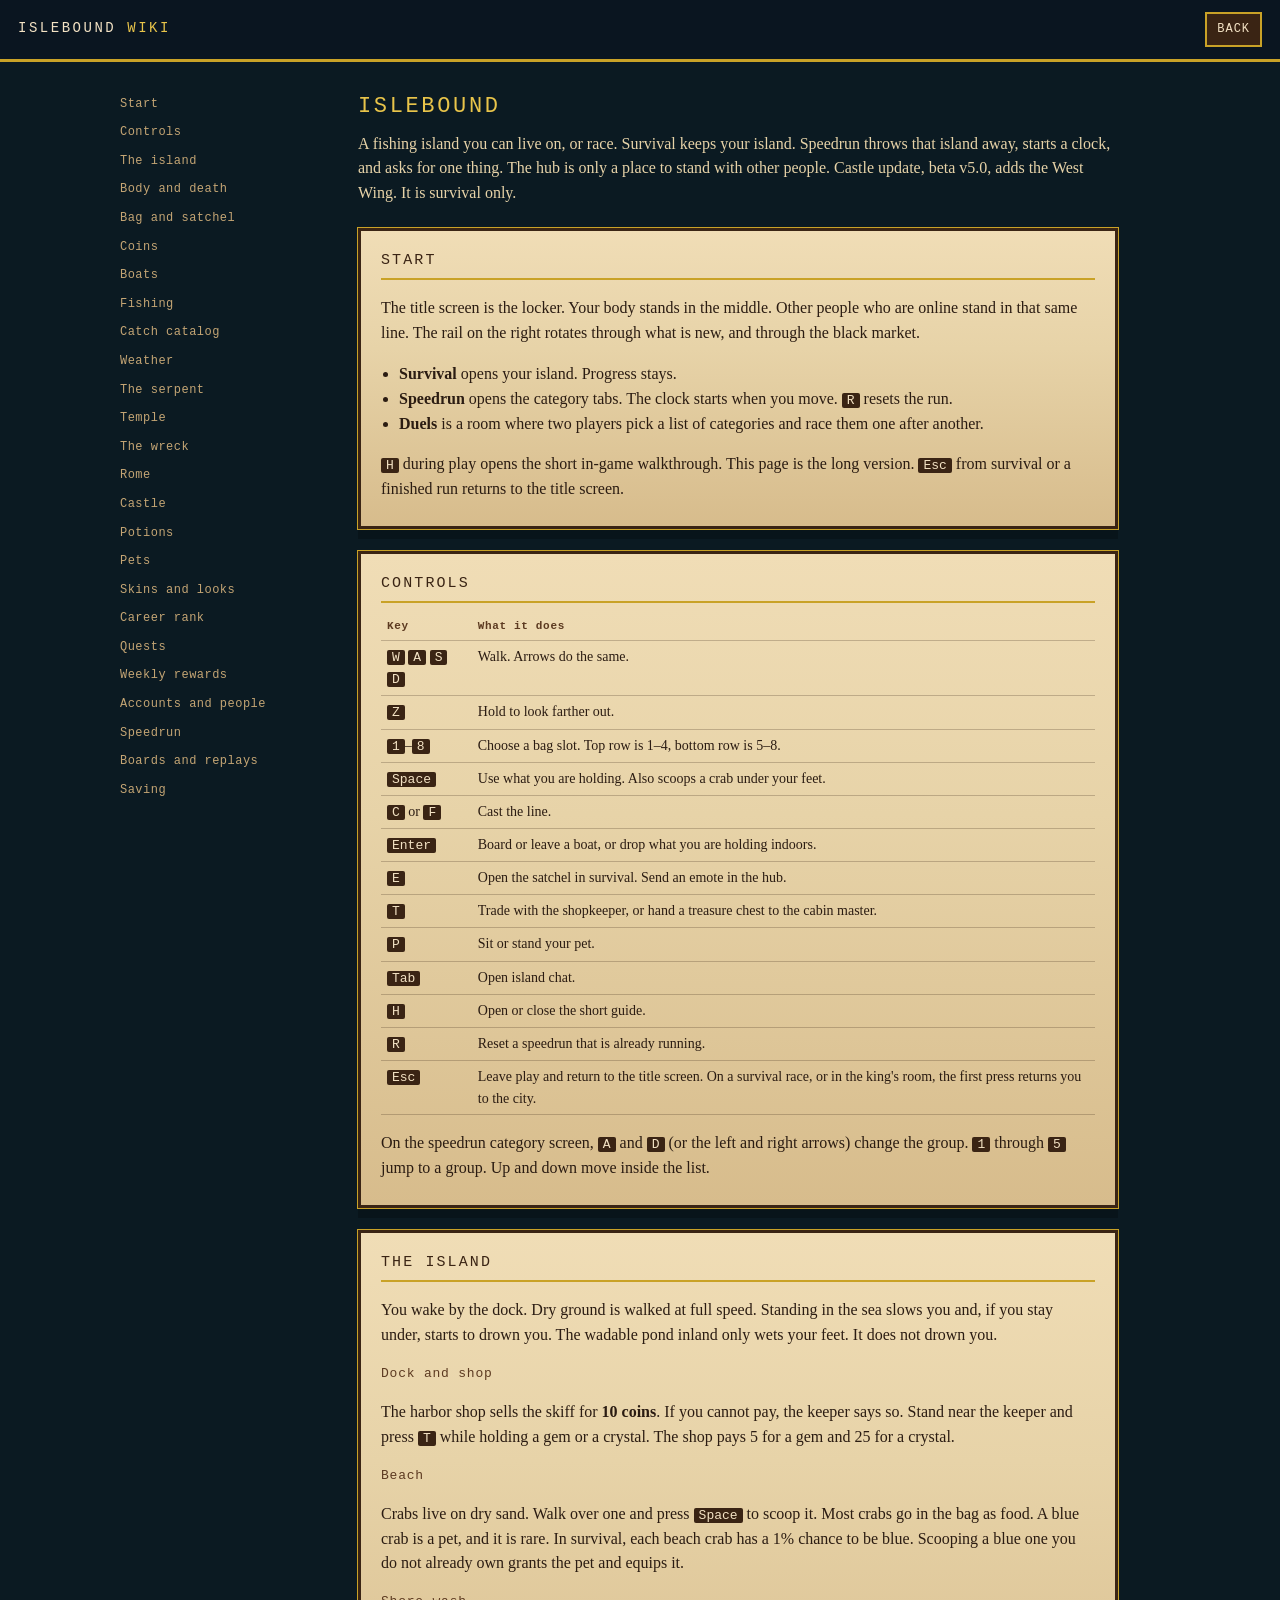
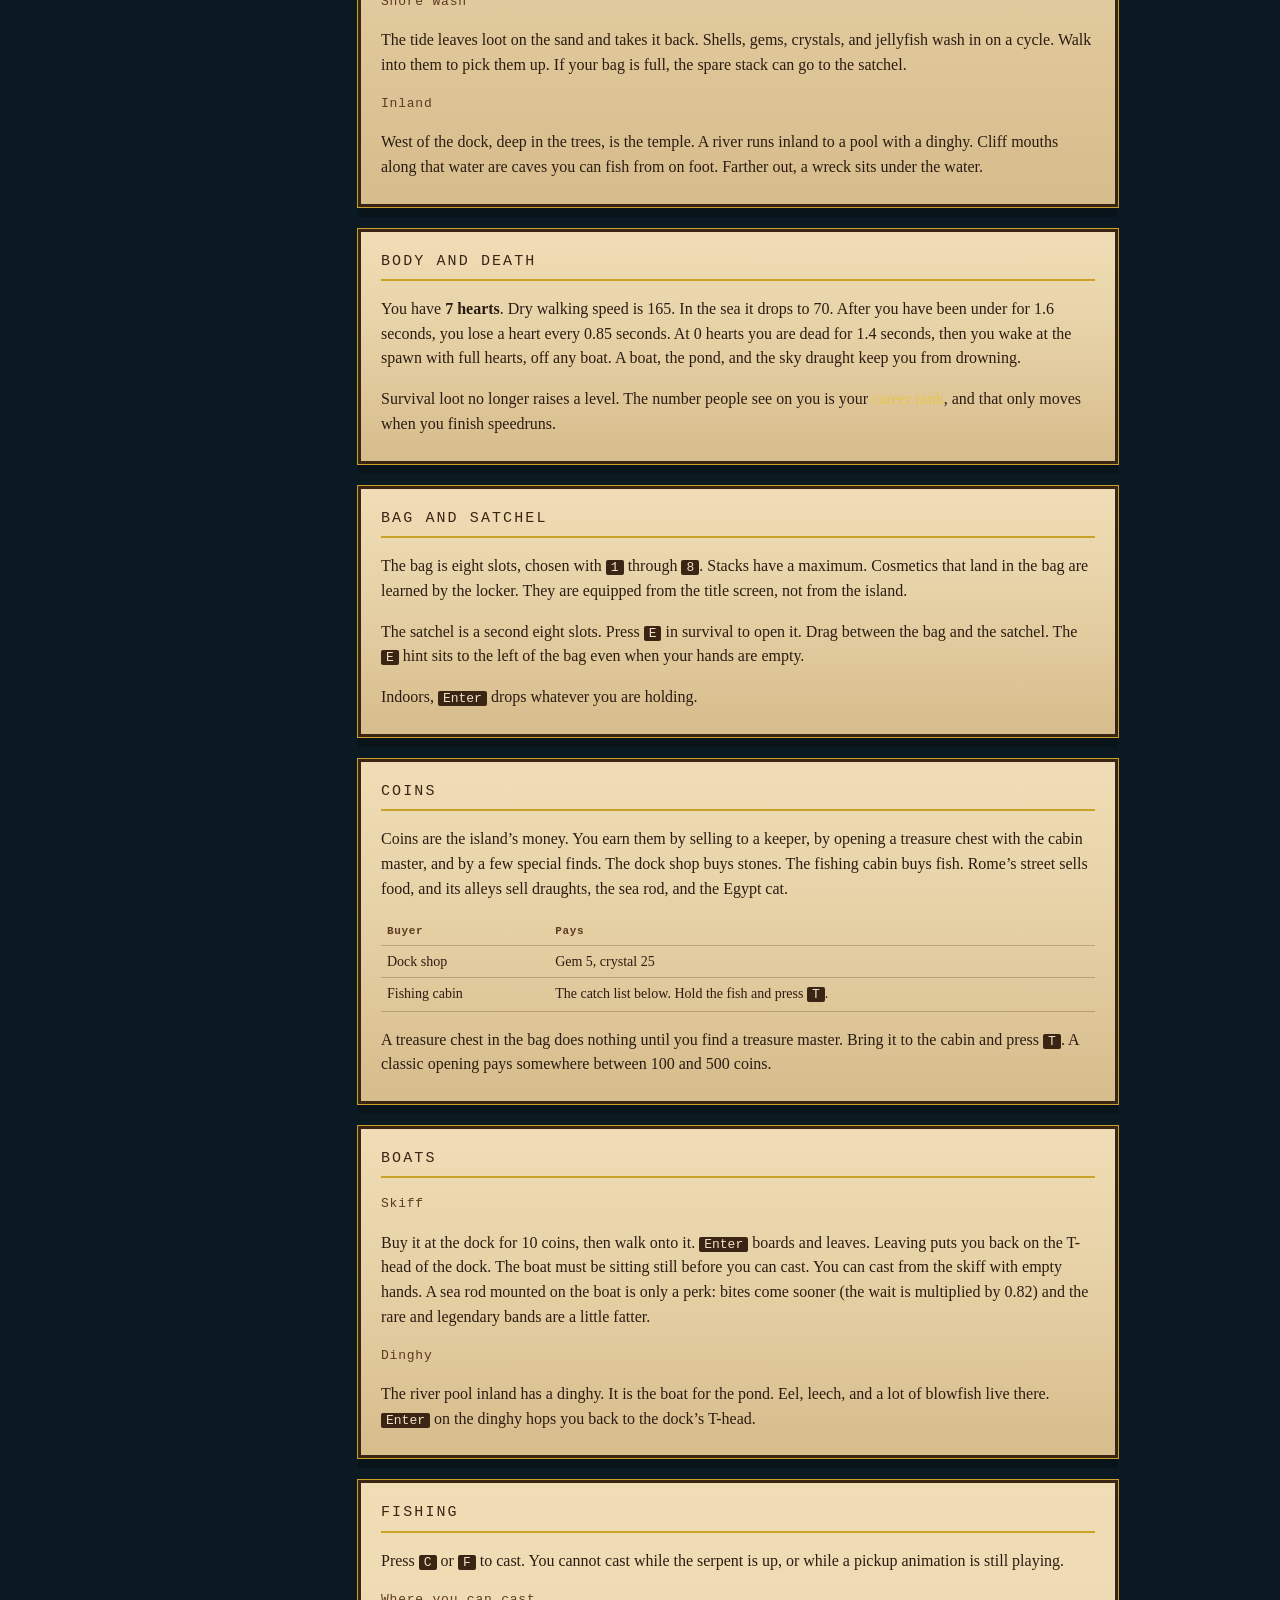
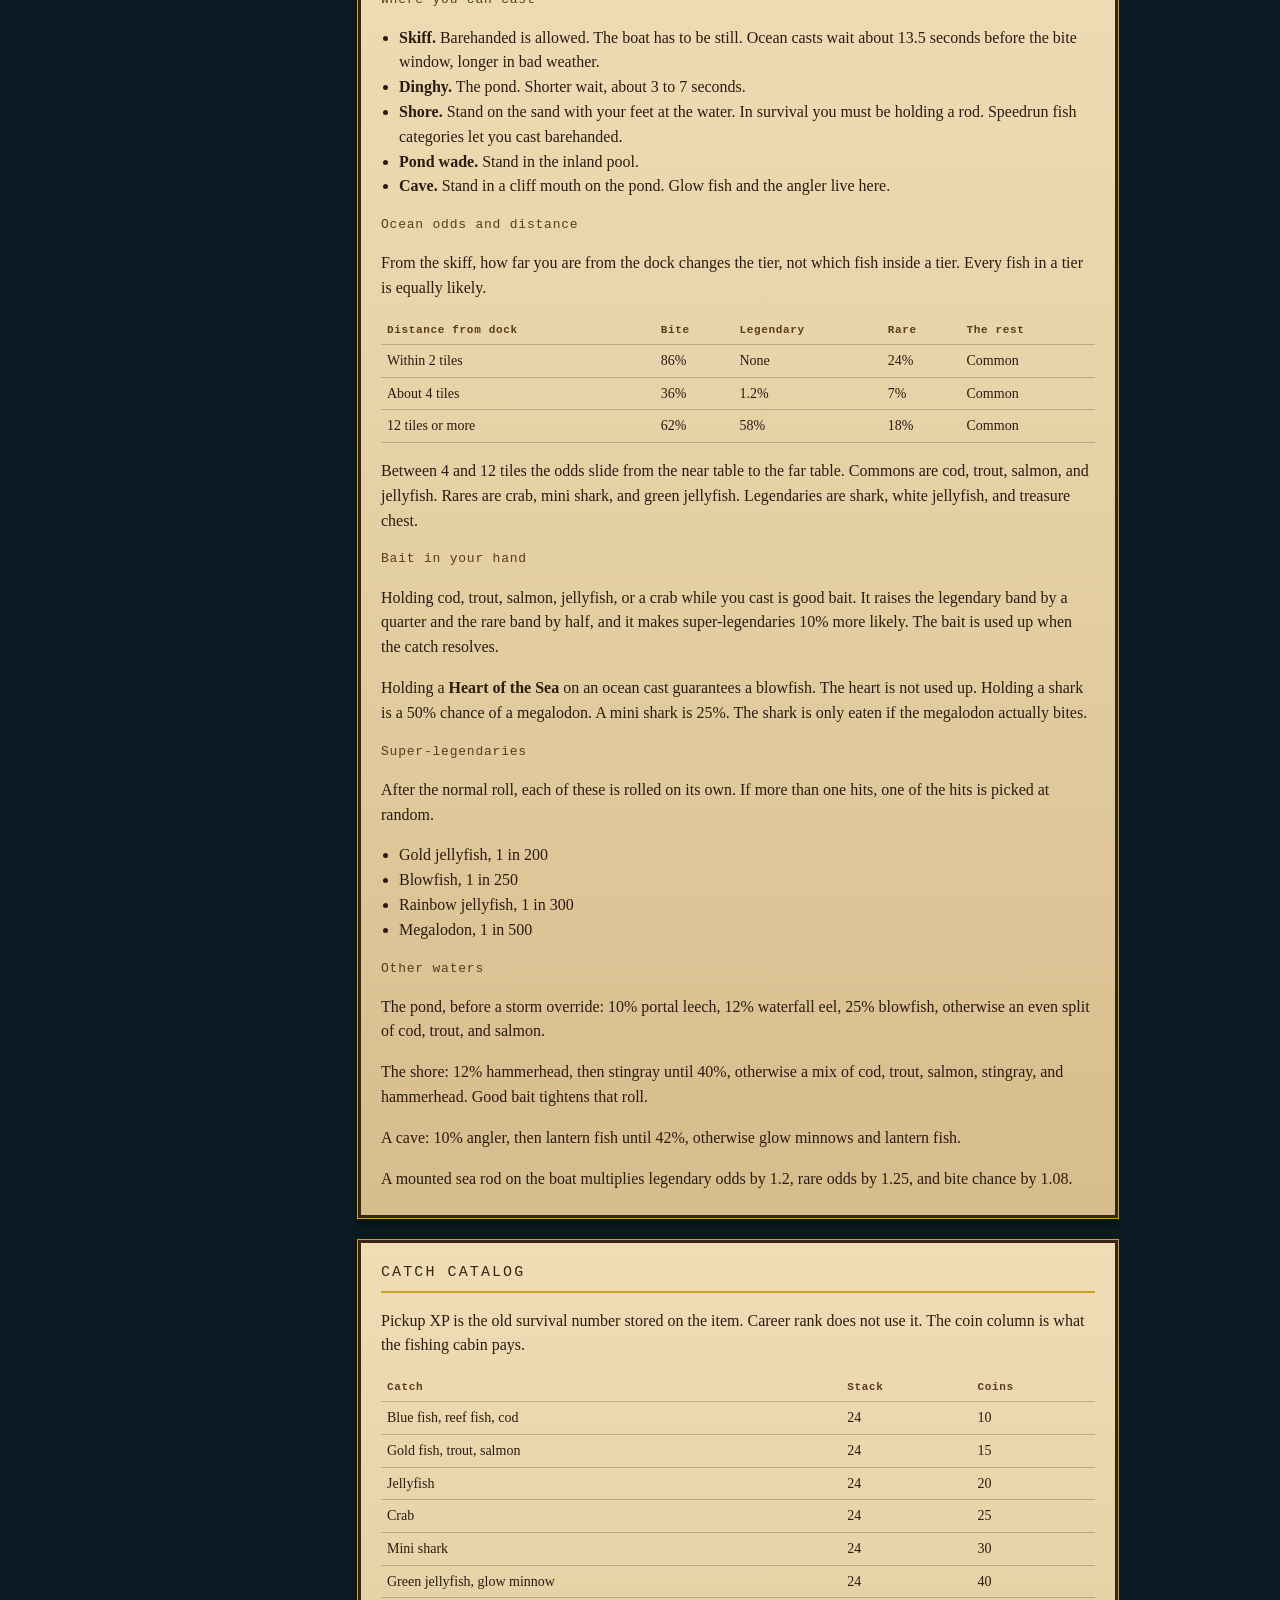
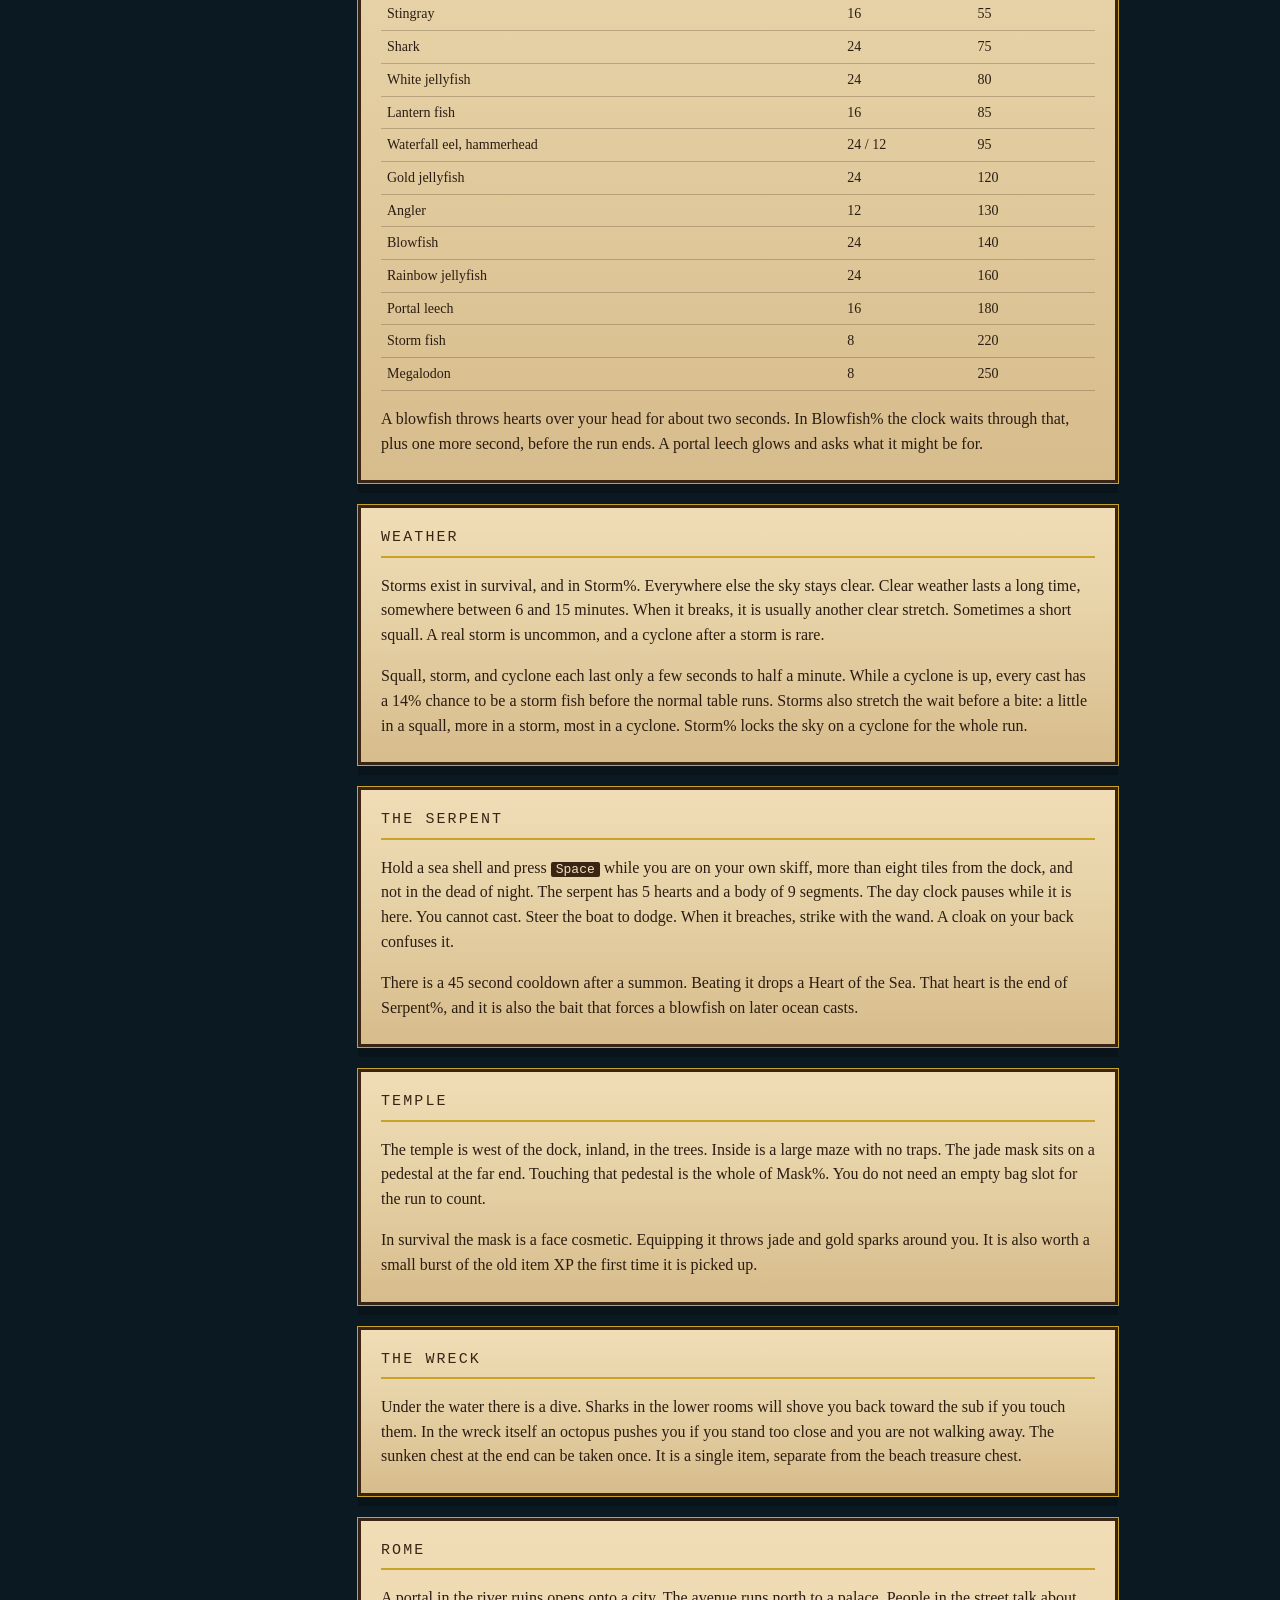
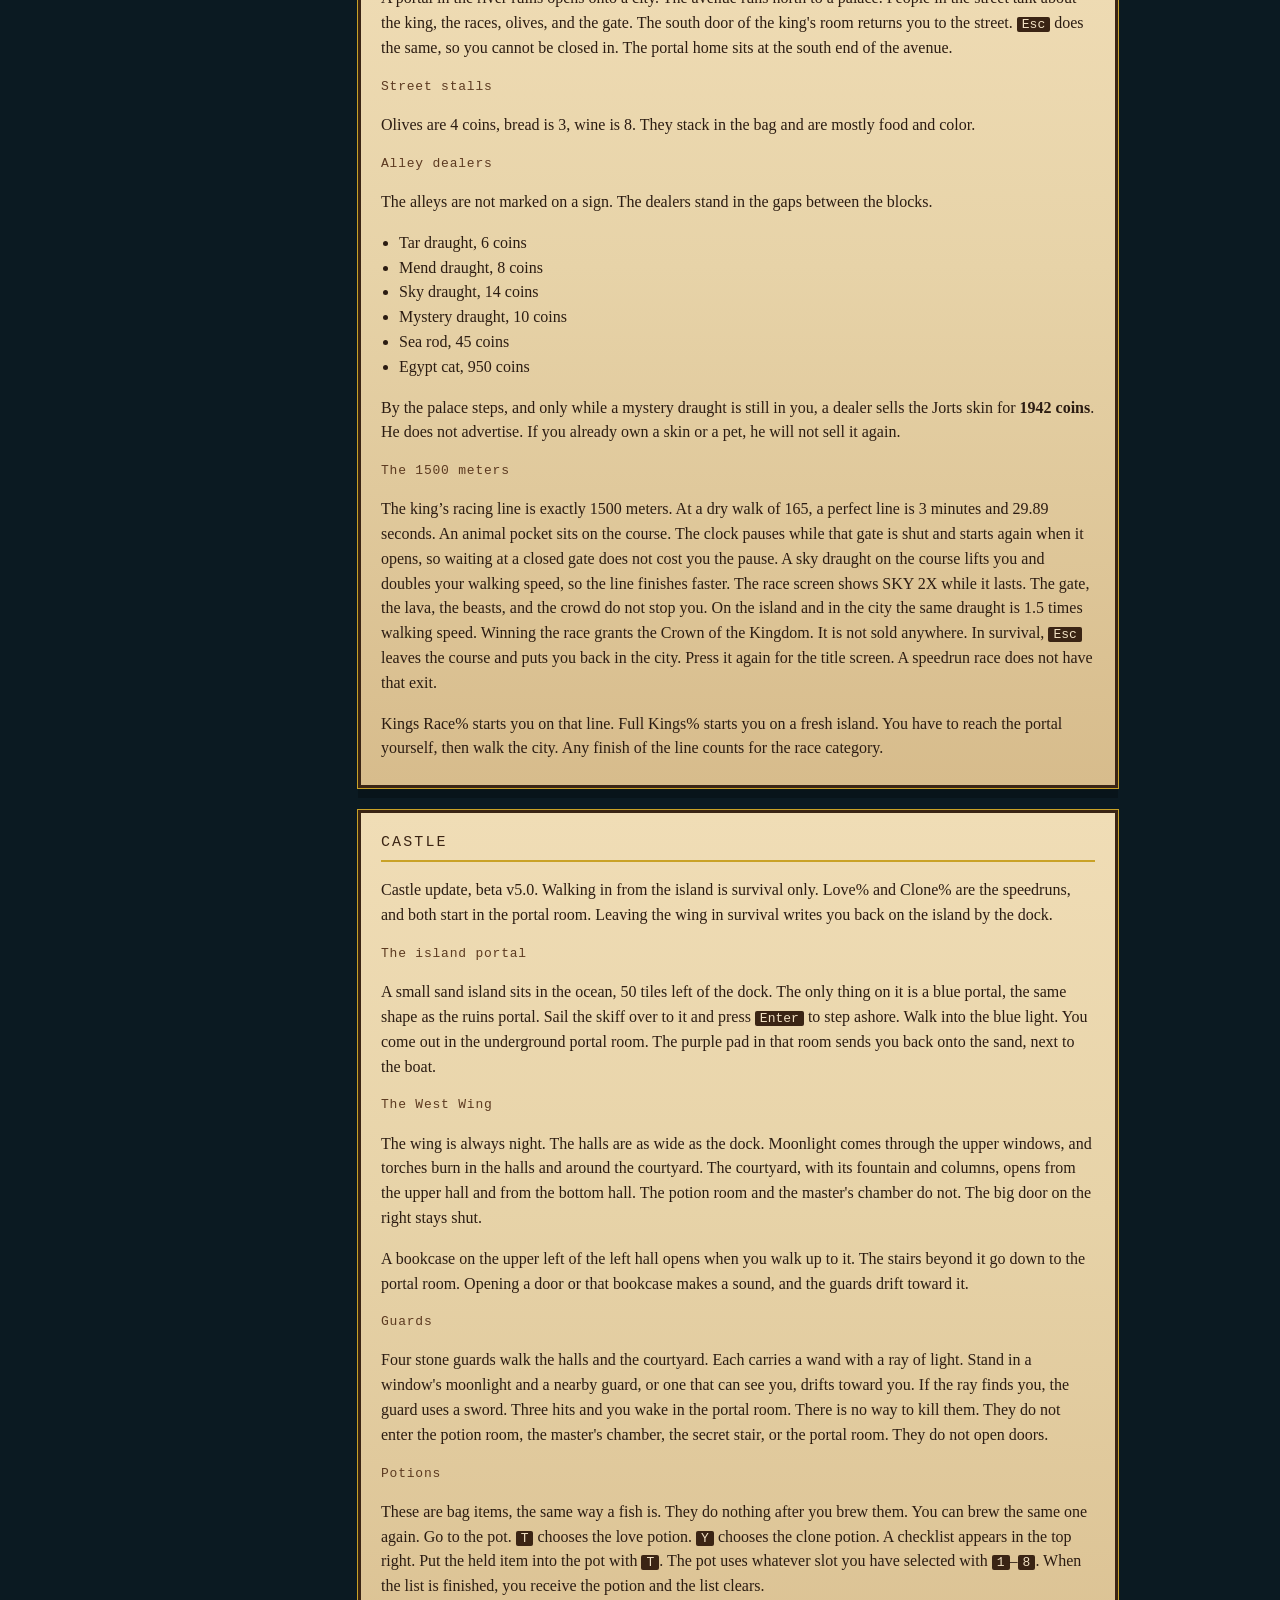
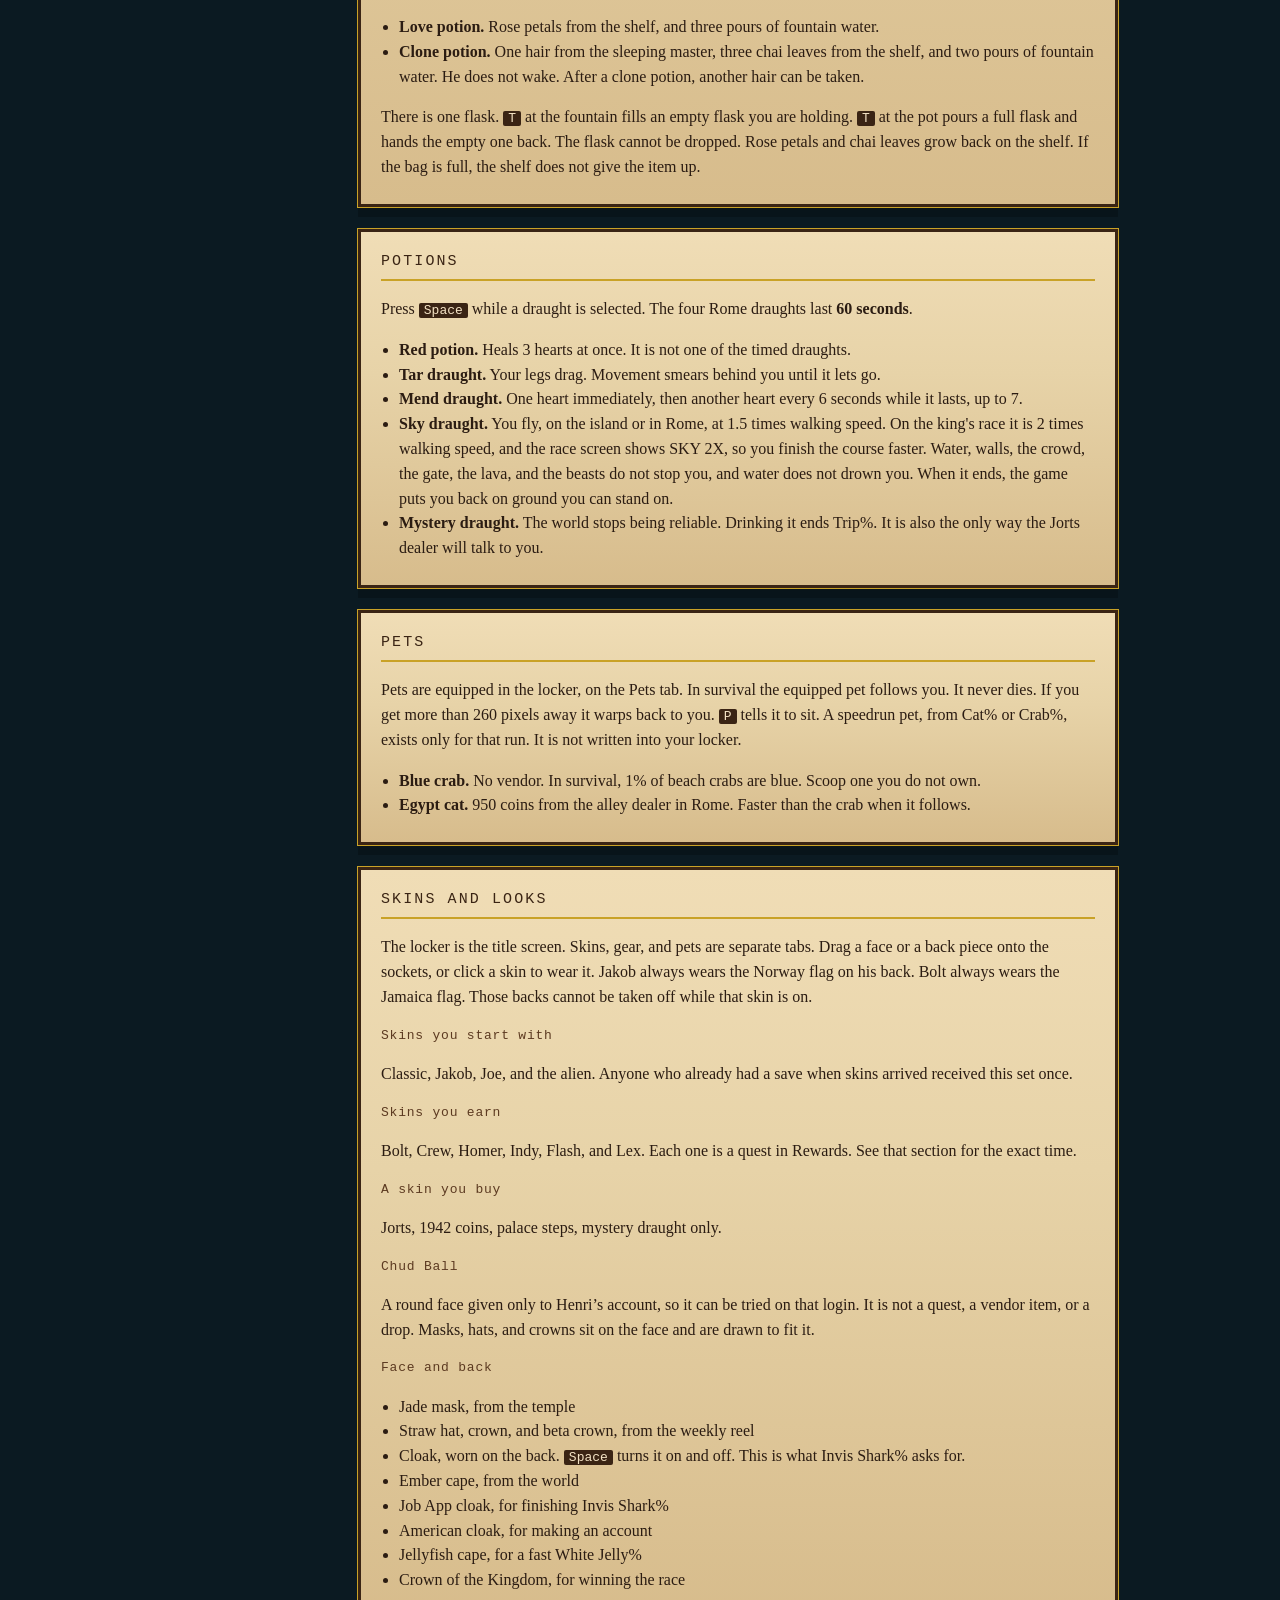
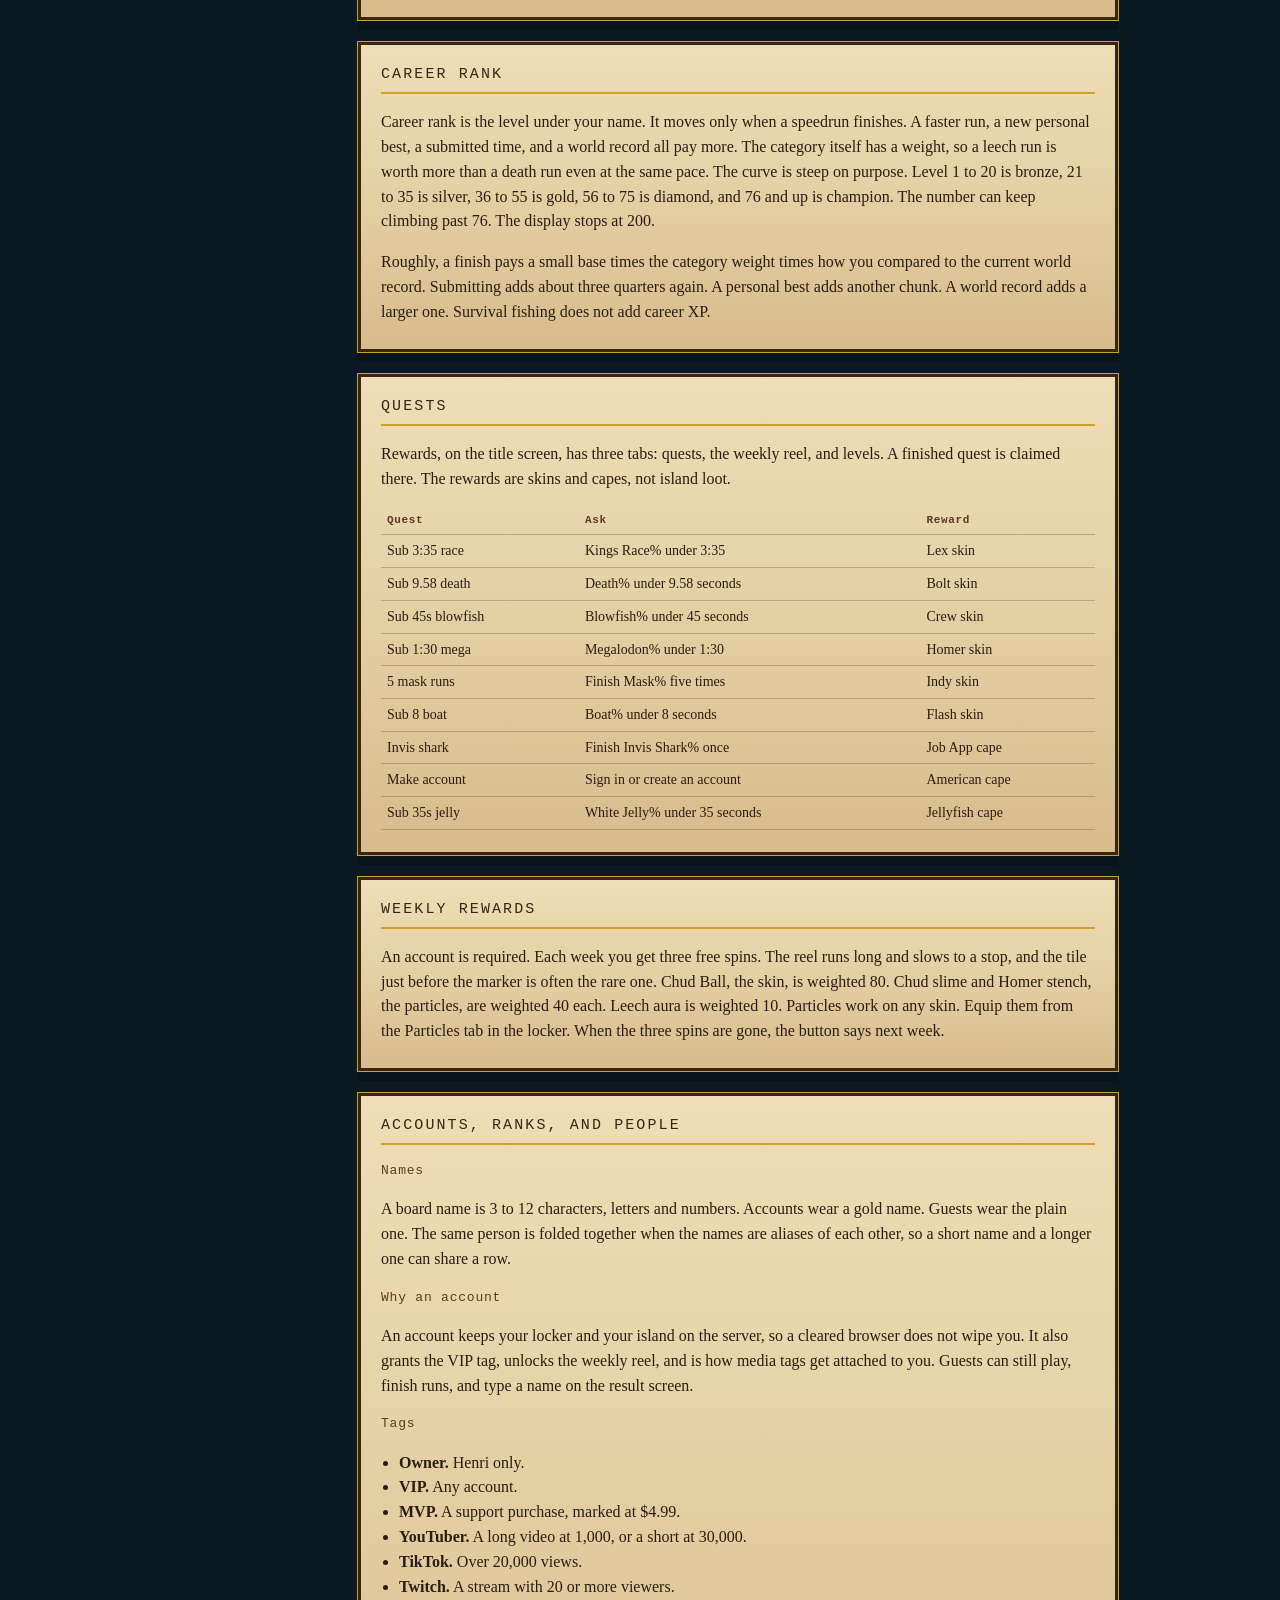
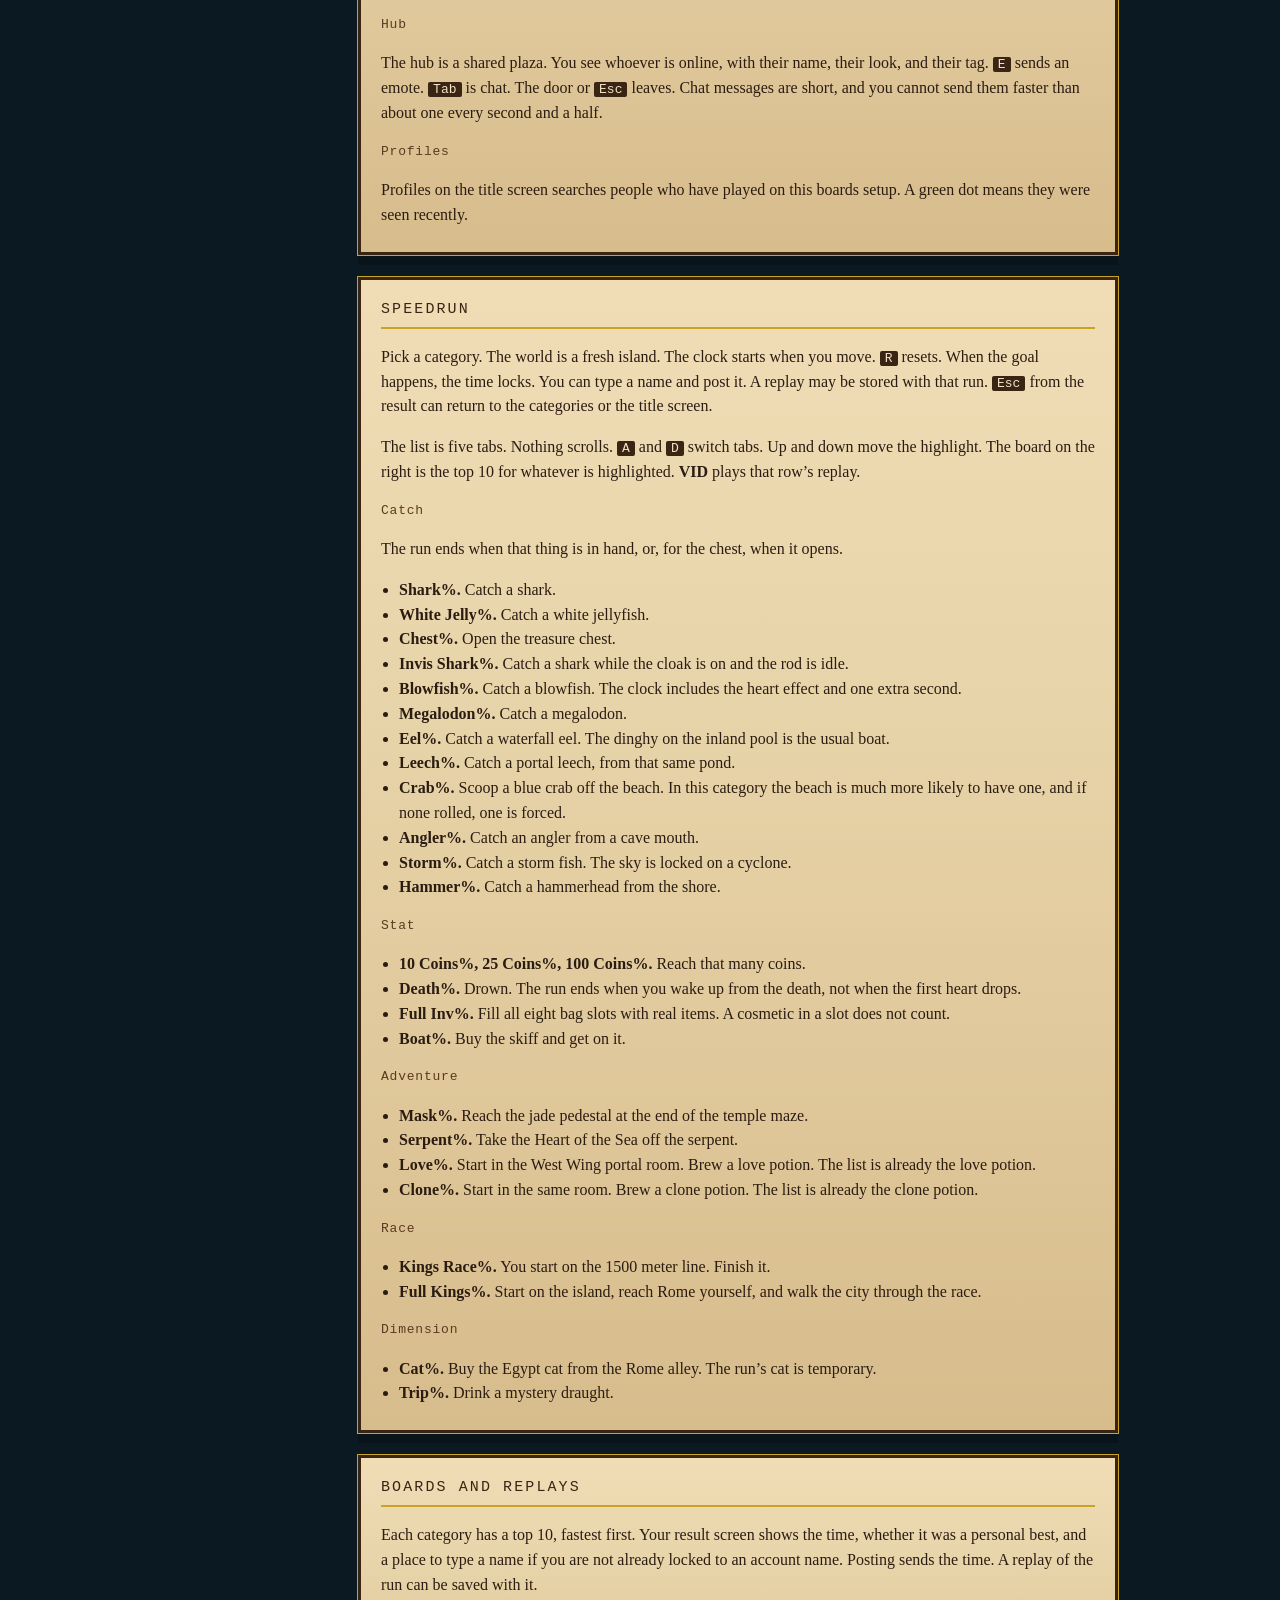
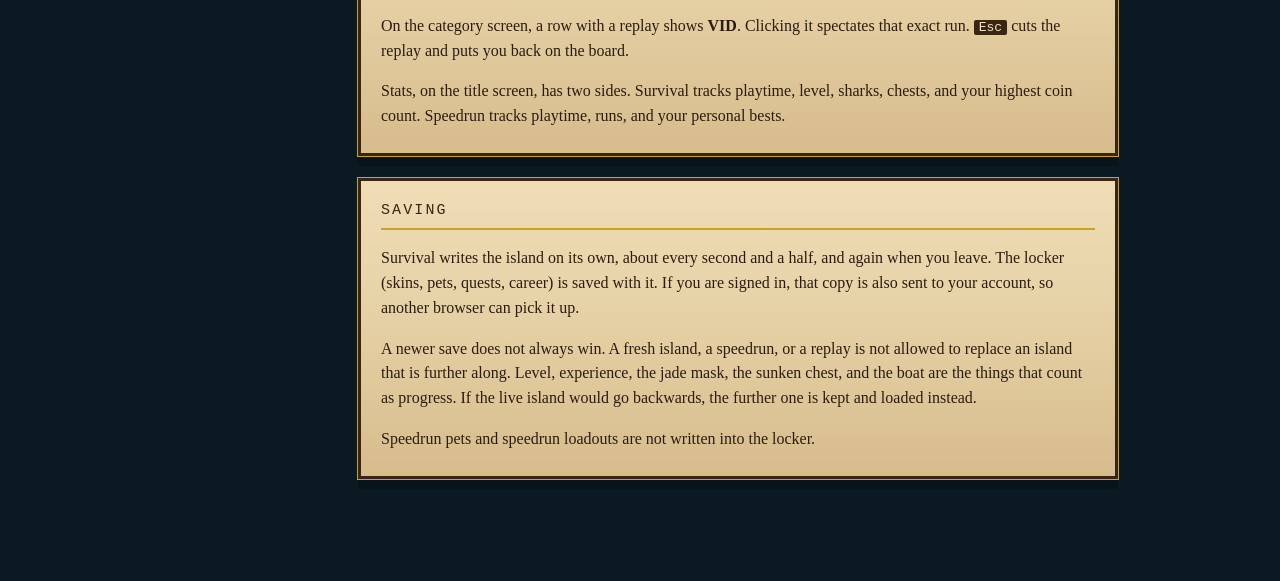
<file: wiki.html>
<!DOCTYPE html>
<html lang="en">
  <head>
    <meta charset="UTF-8" />
    <meta name="viewport" content="width=device-width, initial-scale=1.0" />
    <title>Islebound Wiki</title>
    <style>
      :root {
        --sea: #0b1a22;
        --sea-2: #122838;
        --ink: #2b1c12;
        --ink-soft: #5c3a21;
        --parchment: #e7d3a8;
        --parchment-2: #c4a574;
        --gold: #e8c44a;
        --gold-deep: #c9a227;
        --wood: #3a2414;
        --cream: #f3e2c4;
        --line: #8a5a32;
      }
      * { box-sizing: border-box; }
      html { scroll-behavior: smooth; }
      body {
        margin: 0;
        background:
          radial-gradient(1200px 500px at 50% -10%, #1a4660 0%, transparent 55%),
          var(--sea);
        color: var(--cream);
        font-family: Palatino, "Palatino Linotype", "Iowan Old Style", Georgia, serif;
        line-height: 1.55;
      }
      a { color: var(--gold); text-decoration: none; }
      a:hover { text-decoration: underline; }
      header {
        position: sticky;
        top: 0;
        z-index: 4;
        display: flex;
        align-items: center;
        justify-content: space-between;
        gap: 16px;
        padding: 12px 18px;
        background: #0a1520;
        border-bottom: 3px solid var(--gold-deep);
      }
      .brand {
        font-family: "Courier New", ui-monospace, monospace;
        letter-spacing: 0.18em;
        font-size: 14px;
        color: var(--cream);
      }
      .brand span { color: var(--gold); }
      .back {
        flex: 0 0 auto;
        white-space: nowrap;
        font-family: "Courier New", ui-monospace, monospace;
        letter-spacing: 0.08em;
        font-size: 12px;
        background: var(--wood);
        color: var(--cream);
        border: 2px solid var(--gold-deep);
        padding: 6px 10px;
      }
      .back:hover { background: var(--gold); color: var(--ink); text-decoration: none; }
      .wrap {
        display: grid;
        grid-template-columns: 210px minmax(0, 760px);
        gap: 28px;
        max-width: 1080px;
        margin: 0 auto;
        padding: 28px 20px 80px;
      }
      nav {
        position: sticky;
        top: 64px;
        align-self: start;
        max-height: calc(100vh - 84px);
        overflow: auto;
        padding-right: 8px;
      }
      nav a {
        display: block;
        font-family: "Courier New", ui-monospace, monospace;
        font-size: 12px;
        letter-spacing: 0.04em;
        color: var(--parchment-2);
        padding: 5px 0;
      }
      nav a:hover { color: var(--gold); text-decoration: none; }
      article h1 {
        font-family: "Courier New", ui-monospace, monospace;
        font-weight: normal;
        letter-spacing: 0.12em;
        font-size: 22px;
        margin: 0 0 8px;
        color: var(--gold);
      }
      .lede { color: var(--parchment); margin-top: 0; }
      section {
        scroll-margin-top: 72px;
        background: linear-gradient(180deg, #f0ddb6 0%, var(--parchment) 40%, #d7bc8c 100%);
        color: var(--ink);
        border: 3px solid var(--wood);
        box-shadow: 0 0 0 1px var(--gold-deep), 0 10px 0 rgba(0, 0, 0, 0.25);
        padding: 18px 20px 8px;
        margin: 22px 0;
      }
      h2 {
        font-family: "Courier New", ui-monospace, monospace;
        font-weight: normal;
        letter-spacing: 0.14em;
        font-size: 15px;
        margin: 0 0 10px;
        padding-bottom: 6px;
        border-bottom: 2px solid var(--gold-deep);
        color: var(--wood);
      }
      h3 {
        font-family: "Courier New", ui-monospace, monospace;
        font-weight: normal;
        letter-spacing: 0.06em;
        font-size: 13px;
        margin: 16px 0 6px;
        color: var(--ink-soft);
      }
      p, li { font-size: 16px; }
      ul { padding-left: 18px; }
      table {
        width: 100%;
        border-collapse: collapse;
        font-size: 14px;
        margin: 8px 0 14px;
      }
      th, td {
        text-align: left;
        padding: 5px 6px;
        border-bottom: 1px solid rgba(58, 36, 20, 0.25);
        vertical-align: top;
      }
      th {
        font-family: "Courier New", ui-monospace, monospace;
        font-size: 11px;
        letter-spacing: 0.06em;
        color: var(--ink-soft);
      }
      .note {
        background: rgba(58, 36, 20, 0.08);
        border-left: 3px solid var(--gold-deep);
        padding: 8px 10px;
        margin: 8px 0 14px;
      }
      kbd {
        font-family: "Courier New", ui-monospace, monospace;
        background: var(--wood);
        color: var(--cream);
        padding: 0 5px;
        border-radius: 2px;
        font-size: 13px;
      }
      @media (max-width: 800px) {
        .wrap { grid-template-columns: 1fr; padding-top: 16px; }
        nav { position: static; max-height: none; }
      }
    </style>
  </head>
  <body>
    <header>
      <div class="brand">ISLEBOUND <span>WIKI</span></div>
      <a class="back" id="wiki-back" href="index.html">BACK</a>
    </header>
    <div class="wrap">
      <nav>
        <a href="#start">Start</a>
        <a href="#controls">Controls</a>
        <a href="#island">The island</a>
        <a href="#body">Body and death</a>
        <a href="#bag">Bag and satchel</a>
        <a href="#coins">Coins</a>
        <a href="#boats">Boats</a>
        <a href="#fishing">Fishing</a>
        <a href="#catalog">Catch catalog</a>
        <a href="#weather">Weather</a>
        <a href="#serpent">The serpent</a>
        <a href="#temple">Temple</a>
        <a href="#wreck">The wreck</a>
        <a href="#rome">Rome</a>
        <a href="#castle">Castle</a>
        <a href="#potions">Potions</a>
        <a href="#pets">Pets</a>
        <a href="#looks">Skins and looks</a>
        <a href="#career">Career rank</a>
        <a href="#quests">Quests</a>
        <a href="#weekly">Weekly rewards</a>
        <a href="#people">Accounts and people</a>
        <a href="#speedrun">Speedrun</a>
        <a href="#boards">Boards and replays</a>
        <a href="#save">Saving</a>
      </nav>
      <article>
        <h1>ISLEBOUND</h1>
        <p class="lede">
          A fishing island you can live on, or race. Survival keeps your island.
          Speedrun throws that island away, starts a clock, and asks for one thing.
          The hub is only a place to stand with other people.
          Castle update, beta v5.0, adds the West Wing. It is survival only.
        </p>

        <section id="start">
          <h2>START</h2>
          <p>
            The title screen is the locker. Your body stands in the middle.
            Other people who are online stand in that same line. The rail on the right
            rotates through what is new, and through the black market.
          </p>
          <ul>
            <li><strong>Survival</strong> opens your island. Progress stays.</li>
            <li><strong>Speedrun</strong> opens the category tabs. The clock starts when you move. <kbd>R</kbd> resets the run.</li>
            <li><strong>Duels</strong> is a room where two players pick a list of categories and race them one after another.</li>
          </ul>
          <p>
            <kbd>H</kbd> during play opens the short in-game walkthrough.
            This page is the long version. <kbd>Esc</kbd> from survival or a finished run returns to the title screen.
          </p>
        </section>

        <section id="controls">
          <h2>CONTROLS</h2>
          <table>
            <thead>
              <tr><th>Key</th><th>What it does</th></tr>
            </thead>
            <tbody>
              <tr><td><kbd>W</kbd> <kbd>A</kbd> <kbd>S</kbd> <kbd>D</kbd></td><td>Walk. Arrows do the same.</td></tr>
              <tr><td><kbd>Z</kbd></td><td>Hold to look farther out.</td></tr>
              <tr><td><kbd>1</kbd>–<kbd>8</kbd></td><td>Choose a bag slot. Top row is 1–4, bottom row is 5–8.</td></tr>
              <tr><td><kbd>Space</kbd></td><td>Use what you are holding. Also scoops a crab under your feet.</td></tr>
              <tr><td><kbd>C</kbd> or <kbd>F</kbd></td><td>Cast the line.</td></tr>
              <tr><td><kbd>Enter</kbd></td><td>Board or leave a boat, or drop what you are holding indoors.</td></tr>
              <tr><td><kbd>E</kbd></td><td>Open the satchel in survival. Send an emote in the hub.</td></tr>
              <tr><td><kbd>T</kbd></td><td>Trade with the shopkeeper, or hand a treasure chest to the cabin master.</td></tr>
              <tr><td><kbd>P</kbd></td><td>Sit or stand your pet.</td></tr>
              <tr><td><kbd>Tab</kbd></td><td>Open island chat.</td></tr>
              <tr><td><kbd>H</kbd></td><td>Open or close the short guide.</td></tr>
              <tr><td><kbd>R</kbd></td><td>Reset a speedrun that is already running.</td></tr>
              <tr><td><kbd>Esc</kbd></td><td>Leave play and return to the title screen. On a survival race, or in the king's room, the first press returns you to the city.</td></tr>
            </tbody>
          </table>
          <p>
            On the speedrun category screen, <kbd>A</kbd> and <kbd>D</kbd> (or the left and right arrows) change the group.
            <kbd>1</kbd> through <kbd>5</kbd> jump to a group. Up and down move inside the list.
          </p>
        </section>

        <section id="island">
          <h2>THE ISLAND</h2>
          <p>
            You wake by the dock. Dry ground is walked at full speed. Standing in the sea
            slows you and, if you stay under, starts to drown you. The wadable pond inland
            only wets your feet. It does not drown you.
          </p>
          <h3>Dock and shop</h3>
          <p>
            The harbor shop sells the skiff for <strong>10 coins</strong>. If you cannot pay, the keeper says so.
            Stand near the keeper and press <kbd>T</kbd> while holding a gem or a crystal.
            The shop pays 5 for a gem and 25 for a crystal.
          </p>
          <h3>Beach</h3>
          <p>
            Crabs live on dry sand. Walk over one and press <kbd>Space</kbd> to scoop it.
            Most crabs go in the bag as food. A blue crab is a pet, and it is rare.
            In survival, each beach crab has a 1% chance to be blue. Scooping a blue one
            you do not already own grants the pet and equips it.
          </p>
          <h3>Shore wash</h3>
          <p>
            The tide leaves loot on the sand and takes it back. Shells, gems, crystals, and
            jellyfish wash in on a cycle. Walk into them to pick them up. If your bag is full,
            the spare stack can go to the satchel.
          </p>
          <h3>Inland</h3>
          <p>
            West of the dock, deep in the trees, is the temple. A river runs inland to a pool
            with a dinghy. Cliff mouths along that water are caves you can fish from on foot.
            Farther out, a wreck sits under the water.
          </p>
        </section>

        <section id="body">
          <h2>BODY AND DEATH</h2>
          <p>
            You have <strong>7 hearts</strong>. Dry walking speed is 165. In the sea it drops to 70.
            After you have been under for 1.6 seconds, you lose a heart every 0.85 seconds.
            At 0 hearts you are dead for 1.4 seconds, then you wake at the spawn with full hearts,
            off any boat. A boat, the pond, and the sky draught keep you from drowning.
          </p>
          <p>
            Survival loot no longer raises a level. The number people see on you is your
            <a href="#career">career rank</a>, and that only moves when you finish speedruns.
          </p>
        </section>

        <section id="bag">
          <h2>BAG AND SATCHEL</h2>
          <p>
            The bag is eight slots, chosen with <kbd>1</kbd> through <kbd>8</kbd>. Stacks have a maximum.
            Cosmetics that land in the bag are learned by the locker. They are equipped from the title screen, not from the island.
          </p>
          <p>
            The satchel is a second eight slots. Press <kbd>E</kbd> in survival to open it.
            Drag between the bag and the satchel. The <kbd>E</kbd> hint sits to the left of the bag even when your hands are empty.
          </p>
          <p>
            Indoors, <kbd>Enter</kbd> drops whatever you are holding.
          </p>
        </section>

        <section id="coins">
          <h2>COINS</h2>
          <p>
            Coins are the island’s money. You earn them by selling to a keeper, by opening a treasure chest
            with the cabin master, and by a few special finds. The dock shop buys stones. The fishing cabin buys fish.
            Rome’s street sells food, and its alleys sell draughts, the sea rod, and the Egypt cat.
          </p>
          <table>
            <thead>
              <tr><th>Buyer</th><th>Pays</th></tr>
            </thead>
            <tbody>
              <tr><td>Dock shop</td><td>Gem 5, crystal 25</td></tr>
              <tr><td>Fishing cabin</td><td>The catch list below. Hold the fish and press <kbd>T</kbd>.</td></tr>
            </tbody>
          </table>
          <p>
            A treasure chest in the bag does nothing until you find a treasure master.
            Bring it to the cabin and press <kbd>T</kbd>. A classic opening pays somewhere between 100 and 500 coins.
          </p>
        </section>

        <section id="boats">
          <h2>BOATS</h2>
          <h3>Skiff</h3>
          <p>
            Buy it at the dock for 10 coins, then walk onto it. <kbd>Enter</kbd> boards and leaves.
            Leaving puts you back on the T-head of the dock. The boat must be sitting still before you can cast.
            You can cast from the skiff with empty hands. A sea rod mounted on the boat is only a perk:
            bites come sooner (the wait is multiplied by 0.82) and the rare and legendary bands are a little fatter.
          </p>
          <h3>Dinghy</h3>
          <p>
            The river pool inland has a dinghy. It is the boat for the pond.
            Eel, leech, and a lot of blowfish live there. <kbd>Enter</kbd> on the dinghy hops you back to the dock’s T-head.
          </p>
        </section>

        <section id="fishing">
          <h2>FISHING</h2>
          <p>
            Press <kbd>C</kbd> or <kbd>F</kbd> to cast. You cannot cast while the serpent is up, or while a pickup animation is still playing.
          </p>
          <h3>Where you can cast</h3>
          <ul>
            <li><strong>Skiff.</strong> Barehanded is allowed. The boat has to be still. Ocean casts wait about 13.5 seconds before the bite window, longer in bad weather.</li>
            <li><strong>Dinghy.</strong> The pond. Shorter wait, about 3 to 7 seconds.</li>
            <li><strong>Shore.</strong> Stand on the sand with your feet at the water. In survival you must be holding a rod. Speedrun fish categories let you cast barehanded.</li>
            <li><strong>Pond wade.</strong> Stand in the inland pool.</li>
            <li><strong>Cave.</strong> Stand in a cliff mouth on the pond. Glow fish and the angler live here.</li>
          </ul>
          <h3>Ocean odds and distance</h3>
          <p>
            From the skiff, how far you are from the dock changes the tier, not which fish inside a tier.
            Every fish in a tier is equally likely.
          </p>
          <table>
            <thead>
              <tr><th>Distance from dock</th><th>Bite</th><th>Legendary</th><th>Rare</th><th>The rest</th></tr>
            </thead>
            <tbody>
              <tr><td>Within 2 tiles</td><td>86%</td><td>None</td><td>24%</td><td>Common</td></tr>
              <tr><td>About 4 tiles</td><td>36%</td><td>1.2%</td><td>7%</td><td>Common</td></tr>
              <tr><td>12 tiles or more</td><td>62%</td><td>58%</td><td>18%</td><td>Common</td></tr>
            </tbody>
          </table>
          <p>
            Between 4 and 12 tiles the odds slide from the near table to the far table.
            Commons are cod, trout, salmon, and jellyfish.
            Rares are crab, mini shark, and green jellyfish.
            Legendaries are shark, white jellyfish, and treasure chest.
          </p>
          <h3>Bait in your hand</h3>
          <p>
            Holding cod, trout, salmon, jellyfish, or a crab while you cast is good bait.
            It raises the legendary band by a quarter and the rare band by half, and it makes super-legendaries 10% more likely.
            The bait is used up when the catch resolves.
          </p>
          <p>
            Holding a <strong>Heart of the Sea</strong> on an ocean cast guarantees a blowfish. The heart is not used up.
            Holding a shark is a 50% chance of a megalodon. A mini shark is 25%.
            The shark is only eaten if the megalodon actually bites.
          </p>
          <h3>Super-legendaries</h3>
          <p>
            After the normal roll, each of these is rolled on its own. If more than one hits, one of the hits is picked at random.
          </p>
          <ul>
            <li>Gold jellyfish, 1 in 200</li>
            <li>Blowfish, 1 in 250</li>
            <li>Rainbow jellyfish, 1 in 300</li>
            <li>Megalodon, 1 in 500</li>
          </ul>
          <h3>Other waters</h3>
          <p>
            The pond, before a storm override: 10% portal leech, 12% waterfall eel, 25% blowfish, otherwise an even split of cod, trout, and salmon.
          </p>
          <p>
            The shore: 12% hammerhead, then stingray until 40%, otherwise a mix of cod, trout, salmon, stingray, and hammerhead.
            Good bait tightens that roll.
          </p>
          <p>
            A cave: 10% angler, then lantern fish until 42%, otherwise glow minnows and lantern fish.
          </p>
          <p>
            A mounted sea rod on the boat multiplies legendary odds by 1.2, rare odds by 1.25, and bite chance by 1.08.
          </p>
        </section>

        <section id="catalog">
          <h2>CATCH CATALOG</h2>
          <p>
            Pickup XP is the old survival number stored on the item. Career rank does not use it.
            The coin column is what the fishing cabin pays.
          </p>
          <table>
            <thead>
              <tr><th>Catch</th><th>Stack</th><th>Coins</th></tr>
            </thead>
            <tbody>
              <tr><td>Blue fish, reef fish, cod</td><td>24</td><td>10</td></tr>
              <tr><td>Gold fish, trout, salmon</td><td>24</td><td>15</td></tr>
              <tr><td>Jellyfish</td><td>24</td><td>20</td></tr>
              <tr><td>Crab</td><td>24</td><td>25</td></tr>
              <tr><td>Mini shark</td><td>24</td><td>30</td></tr>
              <tr><td>Green jellyfish, glow minnow</td><td>24</td><td>40</td></tr>
              <tr><td>Stingray</td><td>16</td><td>55</td></tr>
              <tr><td>Shark</td><td>24</td><td>75</td></tr>
              <tr><td>White jellyfish</td><td>24</td><td>80</td></tr>
              <tr><td>Lantern fish</td><td>16</td><td>85</td></tr>
              <tr><td>Waterfall eel, hammerhead</td><td>24 / 12</td><td>95</td></tr>
              <tr><td>Gold jellyfish</td><td>24</td><td>120</td></tr>
              <tr><td>Angler</td><td>12</td><td>130</td></tr>
              <tr><td>Blowfish</td><td>24</td><td>140</td></tr>
              <tr><td>Rainbow jellyfish</td><td>24</td><td>160</td></tr>
              <tr><td>Portal leech</td><td>16</td><td>180</td></tr>
              <tr><td>Storm fish</td><td>8</td><td>220</td></tr>
              <tr><td>Megalodon</td><td>8</td><td>250</td></tr>
            </tbody>
          </table>
          <p>
            A blowfish throws hearts over your head for about two seconds. In Blowfish% the clock waits through that, plus one more second, before the run ends.
            A portal leech glows and asks what it might be for.
          </p>
        </section>

        <section id="weather">
          <h2>WEATHER</h2>
          <p>
            Storms exist in survival, and in Storm%. Everywhere else the sky stays clear.
            Clear weather lasts a long time, somewhere between 6 and 15 minutes.
            When it breaks, it is usually another clear stretch. Sometimes a short squall.
            A real storm is uncommon, and a cyclone after a storm is rare.
          </p>
          <p>
            Squall, storm, and cyclone each last only a few seconds to half a minute.
            While a cyclone is up, every cast has a 14% chance to be a storm fish before the normal table runs.
            Storms also stretch the wait before a bite: a little in a squall, more in a storm, most in a cyclone.
            Storm% locks the sky on a cyclone for the whole run.
          </p>
        </section>

        <section id="serpent">
          <h2>THE SERPENT</h2>
          <p>
            Hold a sea shell and press <kbd>Space</kbd> while you are on your own skiff, more than eight tiles from the dock, and not in the dead of night.
            The serpent has 5 hearts and a body of 9 segments. The day clock pauses while it is here.
            You cannot cast. Steer the boat to dodge. When it breaches, strike with the wand.
            A cloak on your back confuses it.
          </p>
          <p>
            There is a 45 second cooldown after a summon. Beating it drops a Heart of the Sea.
            That heart is the end of Serpent%, and it is also the bait that forces a blowfish on later ocean casts.
          </p>
        </section>

        <section id="temple">
          <h2>TEMPLE</h2>
          <p>
            The temple is west of the dock, inland, in the trees. Inside is a large maze with no traps.
            The jade mask sits on a pedestal at the far end. Touching that pedestal is the whole of Mask%.
            You do not need an empty bag slot for the run to count.
          </p>
          <p>
            In survival the mask is a face cosmetic. Equipping it throws jade and gold sparks around you.
            It is also worth a small burst of the old item XP the first time it is picked up.
          </p>
        </section>

        <section id="wreck">
          <h2>THE WRECK</h2>
          <p>
            Under the water there is a dive. Sharks in the lower rooms will shove you back toward the sub
            if you touch them. In the wreck itself an octopus pushes you if you stand too close and you are not walking away.
            The sunken chest at the end can be taken once. It is a single item, separate from the beach treasure chest.
          </p>
        </section>

        <section id="rome">
          <h2>ROME</h2>
          <p>
            A portal in the river ruins opens onto a city. The avenue runs north to a palace.
            People in the street talk about the king, the races, olives, and the gate.
            The south door of the king's room returns you to the street. <kbd>Esc</kbd> does the same, so you cannot be closed in.
            The portal home sits at the south end of the avenue.
          </p>
          <h3>Street stalls</h3>
          <p>Olives are 4 coins, bread is 3, wine is 8. They stack in the bag and are mostly food and color.</p>
          <h3>Alley dealers</h3>
          <p>The alleys are not marked on a sign. The dealers stand in the gaps between the blocks.</p>
          <ul>
            <li>Tar draught, 6 coins</li>
            <li>Mend draught, 8 coins</li>
            <li>Sky draught, 14 coins</li>
            <li>Mystery draught, 10 coins</li>
            <li>Sea rod, 45 coins</li>
            <li>Egypt cat, 950 coins</li>
          </ul>
          <p>
            By the palace steps, and only while a mystery draught is still in you, a dealer sells the Jorts skin for <strong>1942 coins</strong>.
            He does not advertise. If you already own a skin or a pet, he will not sell it again.
          </p>
          <h3>The 1500 meters</h3>
          <p>
            The king’s racing line is exactly 1500 meters. At a dry walk of 165, a perfect line is 3 minutes and 29.89 seconds.
            An animal pocket sits on the course. The clock pauses while that gate is shut and starts again when it opens,
            so waiting at a closed gate does not cost you the pause.
            A sky draught on the course lifts you and doubles your walking speed, so the line finishes faster. The race screen shows SKY 2X while it lasts. The gate, the lava, the beasts, and the crowd do not stop you. On the island and in the city the same draught is 1.5 times walking speed.
            Winning the race grants the Crown of the Kingdom. It is not sold anywhere.
            In survival, <kbd>Esc</kbd> leaves the course and puts you back in the city. Press it again for the title screen.
            A speedrun race does not have that exit.
          </p>
          <p>
            Kings Race% starts you on that line. Full Kings% starts you on a fresh island.
            You have to reach the portal yourself, then walk the city. Any finish of the line counts for the race category.
          </p>
        </section>

        <section id="castle">
          <h2>CASTLE</h2>
          <p>
            Castle update, beta v5.0. Walking in from the island is survival only. Love% and Clone% are the speedruns, and both start in the portal room. Leaving the wing in survival writes you back on the island by the dock.
          </p>
          <h3>The island portal</h3>
          <p>
            A small sand island sits in the ocean, 50 tiles left of the dock. The only thing on it is a blue portal, the same shape as the ruins portal.
            Sail the skiff over to it and press <kbd>Enter</kbd> to step ashore. Walk into the blue light. You come out in the underground portal room.
            The purple pad in that room sends you back onto the sand, next to the boat.
          </p>
          <h3>The West Wing</h3>
          <p>
            The wing is always night. The halls are as wide as the dock. Moonlight comes through the upper windows, and torches burn in the halls and around the courtyard.
            The courtyard, with its fountain and columns, opens from the upper hall and from the bottom hall. The potion room and the master's chamber do not.
            The big door on the right stays shut.
          </p>
          <p>
            A bookcase on the upper left of the left hall opens when you walk up to it. The stairs beyond it go down to the portal room.
            Opening a door or that bookcase makes a sound, and the guards drift toward it.
          </p>
          <h3>Guards</h3>
          <p>
            Four stone guards walk the halls and the courtyard. Each carries a wand with a ray of light. Stand in a window's moonlight and a nearby guard, or one that can see you, drifts toward you.
            If the ray finds you, the guard uses a sword. Three hits and you wake in the portal room. There is no way to kill them.
            They do not enter the potion room, the master's chamber, the secret stair, or the portal room. They do not open doors.
          </p>
          <h3>Potions</h3>
          <p>
            These are bag items, the same way a fish is. They do nothing after you brew them. You can brew the same one again.
            Go to the pot. <kbd>T</kbd> chooses the love potion. <kbd>Y</kbd> chooses the clone potion. A checklist appears in the top right.
            Put the held item into the pot with <kbd>T</kbd>. The pot uses whatever slot you have selected with <kbd>1</kbd>–<kbd>8</kbd>.
            When the list is finished, you receive the potion and the list clears.
          </p>
          <ul>
            <li><strong>Love potion.</strong> Rose petals from the shelf, and three pours of fountain water.</li>
            <li><strong>Clone potion.</strong> One hair from the sleeping master, three chai leaves from the shelf, and two pours of fountain water. He does not wake. After a clone potion, another hair can be taken.</li>
          </ul>
          <p>
            There is one flask. <kbd>T</kbd> at the fountain fills an empty flask you are holding. <kbd>T</kbd> at the pot pours a full flask and hands the empty one back.
            The flask cannot be dropped. Rose petals and chai leaves grow back on the shelf. If the bag is full, the shelf does not give the item up.
          </p>
        </section>

        <section id="potions">
          <h2>POTIONS</h2>
          <p>
            Press <kbd>Space</kbd> while a draught is selected. The four Rome draughts last <strong>60 seconds</strong>.
          </p>
          <ul>
            <li><strong>Red potion.</strong> Heals 3 hearts at once. It is not one of the timed draughts.</li>
            <li><strong>Tar draught.</strong> Your legs drag. Movement smears behind you until it lets go.</li>
            <li><strong>Mend draught.</strong> One heart immediately, then another heart every 6 seconds while it lasts, up to 7.</li>
            <li><strong>Sky draught.</strong> You fly, on the island or in Rome, at 1.5 times walking speed. On the king's race it is 2 times walking speed, and the race screen shows SKY 2X, so you finish the course faster. Water, walls, the crowd, the gate, the lava, and the beasts do not stop you, and water does not drown you. When it ends, the game puts you back on ground you can stand on.</li>
            <li><strong>Mystery draught.</strong> The world stops being reliable. Drinking it ends Trip%. It is also the only way the Jorts dealer will talk to you.</li>
          </ul>
        </section>

        <section id="pets">
          <h2>PETS</h2>
          <p>
            Pets are equipped in the locker, on the Pets tab. In survival the equipped pet follows you.
            It never dies. If you get more than 260 pixels away it warps back to you.
            <kbd>P</kbd> tells it to sit. A speedrun pet, from Cat% or Crab%, exists only for that run. It is not written into your locker.
          </p>
          <ul>
            <li><strong>Blue crab.</strong> No vendor. In survival, 1% of beach crabs are blue. Scoop one you do not own.</li>
            <li><strong>Egypt cat.</strong> 950 coins from the alley dealer in Rome. Faster than the crab when it follows.</li>
          </ul>
        </section>

        <section id="looks">
          <h2>SKINS AND LOOKS</h2>
          <p>
            The locker is the title screen. Skins, gear, and pets are separate tabs.
            Drag a face or a back piece onto the sockets, or click a skin to wear it.
            Jakob always wears the Norway flag on his back. Bolt always wears the Jamaica flag.
            Those backs cannot be taken off while that skin is on.
          </p>
          <h3>Skins you start with</h3>
          <p>Classic, Jakob, Joe, and the alien. Anyone who already had a save when skins arrived received this set once.</p>
          <h3>Skins you earn</h3>
          <p>Bolt, Crew, Homer, Indy, Flash, and Lex. Each one is a quest in Rewards. See that section for the exact time.</p>
          <h3>A skin you buy</h3>
          <p>Jorts, 1942 coins, palace steps, mystery draught only.</p>
          <h3>Chud Ball</h3>
          <p>
            A round face given only to Henri’s account, so it can be tried on that login.
            It is not a quest, a vendor item, or a drop. Masks, hats, and crowns sit on the face and are drawn to fit it.
          </p>
          <h3>Face and back</h3>
          <ul>
            <li>Jade mask, from the temple</li>
            <li>Straw hat, crown, and beta crown, from the weekly reel</li>
            <li>Cloak, worn on the back. <kbd>Space</kbd> turns it on and off. This is what Invis Shark% asks for.</li>
            <li>Ember cape, from the world</li>
            <li>Job App cloak, for finishing Invis Shark%</li>
            <li>American cloak, for making an account</li>
            <li>Jellyfish cape, for a fast White Jelly%</li>
            <li>Crown of the Kingdom, for winning the race</li>
          </ul>
        </section>

        <section id="career">
          <h2>CAREER RANK</h2>
          <p>
            Career rank is the level under your name. It moves only when a speedrun finishes.
            A faster run, a new personal best, a submitted time, and a world record all pay more.
            The category itself has a weight, so a leech run is worth more than a death run even at the same pace.
            The curve is steep on purpose. Level 1 to 20 is bronze, 21 to 35 is silver, 36 to 55 is gold,
            56 to 75 is diamond, and 76 and up is champion. The number can keep climbing past 76. The display stops at 200.
          </p>
          <p>
            Roughly, a finish pays a small base times the category weight times how you compared to the current world record.
            Submitting adds about three quarters again. A personal best adds another chunk. A world record adds a larger one.
            Survival fishing does not add career XP.
          </p>
        </section>

        <section id="quests">
          <h2>QUESTS</h2>
          <p>
            Rewards, on the title screen, has three tabs: quests, the weekly reel, and levels.
            A finished quest is claimed there. The rewards are skins and capes, not island loot.
          </p>
          <table>
            <thead>
              <tr><th>Quest</th><th>Ask</th><th>Reward</th></tr>
            </thead>
            <tbody>
              <tr><td>Sub 3:35 race</td><td>Kings Race% under 3:35</td><td>Lex skin</td></tr>
              <tr><td>Sub 9.58 death</td><td>Death% under 9.58 seconds</td><td>Bolt skin</td></tr>
              <tr><td>Sub 45s blowfish</td><td>Blowfish% under 45 seconds</td><td>Crew skin</td></tr>
              <tr><td>Sub 1:30 mega</td><td>Megalodon% under 1:30</td><td>Homer skin</td></tr>
              <tr><td>5 mask runs</td><td>Finish Mask% five times</td><td>Indy skin</td></tr>
              <tr><td>Sub 8 boat</td><td>Boat% under 8 seconds</td><td>Flash skin</td></tr>
              <tr><td>Invis shark</td><td>Finish Invis Shark% once</td><td>Job App cape</td></tr>
              <tr><td>Make account</td><td>Sign in or create an account</td><td>American cape</td></tr>
              <tr><td>Sub 35s jelly</td><td>White Jelly% under 35 seconds</td><td>Jellyfish cape</td></tr>
            </tbody>
          </table>
        </section>

        <section id="weekly">
          <h2>WEEKLY REWARDS</h2>
          <p>
            An account is required. Each week you get three free spins. The reel runs long and slows to a stop, and the tile just before the marker is often the rare one.
            Chud Ball, the skin, is weighted 80. Chud slime and Homer stench, the particles, are weighted 40 each. Leech aura is weighted 10.
            Particles work on any skin. Equip them from the Particles tab in the locker.
            When the three spins are gone, the button says next week.
          </p>
        </section>

        <section id="people">
          <h2>ACCOUNTS, RANKS, AND PEOPLE</h2>
          <h3>Names</h3>
          <p>
            A board name is 3 to 12 characters, letters and numbers. Accounts wear a gold name.
            Guests wear the plain one. The same person is folded together when the names are aliases of each other,
            so a short name and a longer one can share a row.
          </p>
          <h3>Why an account</h3>
          <p>
            An account keeps your locker and your island on the server, so a cleared browser does not wipe you.
            It also grants the VIP tag, unlocks the weekly reel, and is how media tags get attached to you.
            Guests can still play, finish runs, and type a name on the result screen.
          </p>
          <h3>Tags</h3>
          <ul>
            <li><strong>Owner.</strong> Henri only.</li>
            <li><strong>VIP.</strong> Any account.</li>
            <li><strong>MVP.</strong> A support purchase, marked at $4.99.</li>
            <li><strong>YouTuber.</strong> A long video at 1,000, or a short at 30,000.</li>
            <li><strong>TikTok.</strong> Over 20,000 views.</li>
            <li><strong>Twitch.</strong> A stream with 20 or more viewers.</li>
          </ul>
          <h3>Hub</h3>
          <p>
            The hub is a shared plaza. You see whoever is online, with their name, their look, and their tag.
            <kbd>E</kbd> sends an emote. <kbd>Tab</kbd> is chat. The door or <kbd>Esc</kbd> leaves.
            Chat messages are short, and you cannot send them faster than about one every second and a half.
          </p>
          <h3>Profiles</h3>
          <p>
            Profiles on the title screen searches people who have played on this boards setup.
            A green dot means they were seen recently.
          </p>
        </section>

        <section id="speedrun">
          <h2>SPEEDRUN</h2>
          <p>
            Pick a category. The world is a fresh island. The clock starts when you move.
            <kbd>R</kbd> resets. When the goal happens, the time locks. You can type a name and post it.
            A replay may be stored with that run. <kbd>Esc</kbd> from the result can return to the categories or the title screen.
          </p>
          <p>
            The list is five tabs. Nothing scrolls. <kbd>A</kbd> and <kbd>D</kbd> switch tabs. Up and down move the highlight.
            The board on the right is the top 10 for whatever is highlighted. <strong>VID</strong> plays that row’s replay.
          </p>

          <h3>Catch</h3>
          <p>The run ends when that thing is in hand, or, for the chest, when it opens.</p>
          <ul>
            <li><strong>Shark%.</strong> Catch a shark.</li>
            <li><strong>White Jelly%.</strong> Catch a white jellyfish.</li>
            <li><strong>Chest%.</strong> Open the treasure chest.</li>
            <li><strong>Invis Shark%.</strong> Catch a shark while the cloak is on and the rod is idle.</li>
            <li><strong>Blowfish%.</strong> Catch a blowfish. The clock includes the heart effect and one extra second.</li>
            <li><strong>Megalodon%.</strong> Catch a megalodon.</li>
            <li><strong>Eel%.</strong> Catch a waterfall eel. The dinghy on the inland pool is the usual boat.</li>
            <li><strong>Leech%.</strong> Catch a portal leech, from that same pond.</li>
            <li><strong>Crab%.</strong> Scoop a blue crab off the beach. In this category the beach is much more likely to have one, and if none rolled, one is forced.</li>
            <li><strong>Angler%.</strong> Catch an angler from a cave mouth.</li>
            <li><strong>Storm%.</strong> Catch a storm fish. The sky is locked on a cyclone.</li>
            <li><strong>Hammer%.</strong> Catch a hammerhead from the shore.</li>
          </ul>

          <h3>Stat</h3>
          <ul>
            <li><strong>10 Coins%, 25 Coins%, 100 Coins%.</strong> Reach that many coins.</li>
            <li><strong>Death%.</strong> Drown. The run ends when you wake up from the death, not when the first heart drops.</li>
            <li><strong>Full Inv%.</strong> Fill all eight bag slots with real items. A cosmetic in a slot does not count.</li>
            <li><strong>Boat%.</strong> Buy the skiff and get on it.</li>
          </ul>

          <h3>Adventure</h3>
          <ul>
            <li><strong>Mask%.</strong> Reach the jade pedestal at the end of the temple maze.</li>
            <li><strong>Serpent%.</strong> Take the Heart of the Sea off the serpent.</li>
            <li><strong>Love%.</strong> Start in the West Wing portal room. Brew a love potion. The list is already the love potion.</li>
            <li><strong>Clone%.</strong> Start in the same room. Brew a clone potion. The list is already the clone potion.</li>
          </ul>

          <h3>Race</h3>
          <ul>
            <li><strong>Kings Race%.</strong> You start on the 1500 meter line. Finish it.</li>
            <li><strong>Full Kings%.</strong> Start on the island, reach Rome yourself, and walk the city through the race.</li>
          </ul>

          <h3>Dimension</h3>
          <ul>
            <li><strong>Cat%.</strong> Buy the Egypt cat from the Rome alley. The run’s cat is temporary.</li>
            <li><strong>Trip%.</strong> Drink a mystery draught.</li>
          </ul>
        </section>

        <section id="boards">
          <h2>BOARDS AND REPLAYS</h2>
          <p>
            Each category has a top 10, fastest first. Your result screen shows the time, whether it was a personal best,
            and a place to type a name if you are not already locked to an account name.
            Posting sends the time. A replay of the run can be saved with it.
          </p>
          <p>
            On the category screen, a row with a replay shows <strong>VID</strong>. Clicking it spectates that exact run.
            <kbd>Esc</kbd> cuts the replay and puts you back on the board.
          </p>
          <p>
            Stats, on the title screen, has two sides. Survival tracks playtime, level, sharks, chests, and your highest coin count.
            Speedrun tracks playtime, runs, and your personal bests.
          </p>
        </section>

        <section id="save">
          <h2>SAVING</h2>
          <p>
            Survival writes the island on its own, about every second and a half, and again when you leave.
            The locker (skins, pets, quests, career) is saved with it.
            If you are signed in, that copy is also sent to your account, so another browser can pick it up.
          </p>
          <p>
            A newer save does not always win. A fresh island, a speedrun, or a replay is not allowed to replace
            an island that is further along. Level, experience, the jade mask, the sunken chest, and the boat
            are the things that count as progress. If the live island would go backwards, the further one is kept
            and loaded instead.
          </p>
          <p>
            Speedrun pets and speedrun loadouts are not written into the locker.
          </p>
        </section>
      </article>
    </div>
    <script>
      (function () {
        var path = location.pathname || "/";
        var slash = path.lastIndexOf("/");
        var last = slash >= 0 ? path.slice(slash + 1) : path;
        var dir = path.endsWith("/")
          ? path
          : last.indexOf(".") >= 0
            ? path.slice(0, slash + 1)
            : path + "/";
        var back = document.getElementById("wiki-back");
        if (back) back.href = location.origin + dir + "index.html";
      })();
    </script>
  </body>
</html>
</file>
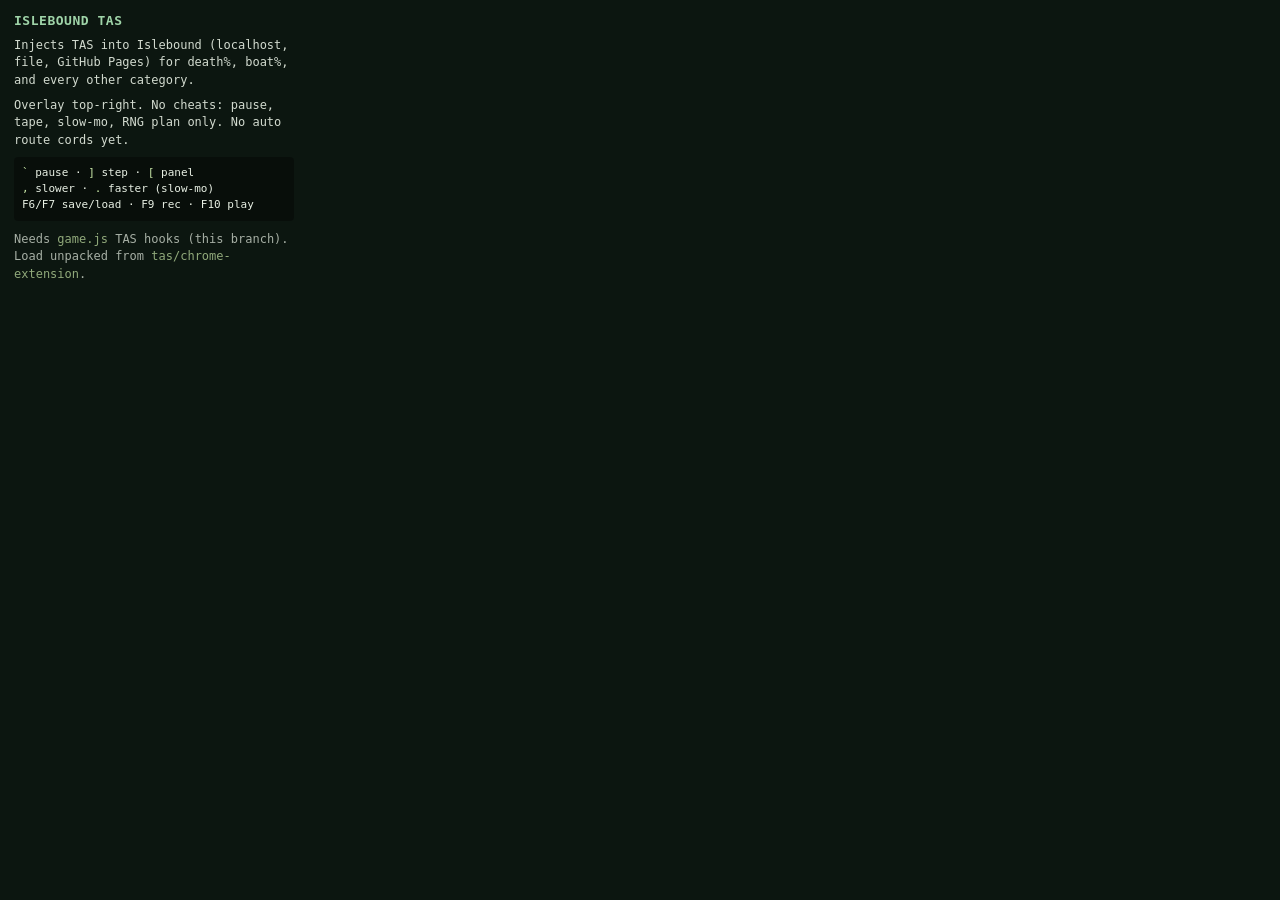
<file: tas/chrome-extension/popup.html>
<!DOCTYPE html>
<html lang="en">
  <head>
    <meta charset="UTF-8" />
    <style>
      body {
        margin: 0;
        padding: 12px 14px;
        width: 280px;
        font: 12px/1.45 ui-monospace, SFMono-Regular, Menlo, Consolas, monospace;
        color: #e8f0e4;
        background: #0c1610;
      }
      h1 {
        margin: 0 0 6px;
        font-size: 13px;
        letter-spacing: 0.04em;
        color: #9fd4a8;
      }
      p {
        margin: 0 0 8px;
        opacity: 0.9;
      }
      code {
        color: #c9e8a8;
      }
      .keys {
        margin: 8px 0 0;
        padding: 8px;
        background: rgba(0, 0, 0, 0.35);
        border-radius: 4px;
        font-size: 11px;
      }
      a {
        color: #9fd4a8;
      }
    </style>
  </head>
  <body>
    <h1>ISLEBOUND TAS</h1>
    <p>Injects TAS into Islebound (localhost, file, GitHub Pages) for death%, boat%, and every other category.</p>
    <p>Overlay top-right. No cheats: pause, tape, slow-mo, RNG plan only. No auto route cords yet.</p>
    <div class="keys">
      <div><code>`</code> pause · <code>]</code> step · <code>[</code> panel</div>
      <div><code>,</code> slower · <code>.</code> faster (slow-mo)</div>
      <div>F6/F7 save/load · F9 rec · F10 play</div>
    </div>
    <p style="margin-top: 10px; opacity: 0.7">Needs <code>game.js</code> TAS hooks (this branch). Load unpacked from <code>tas/chrome-extension</code>.</p>
  </body>
</html>
</file>
